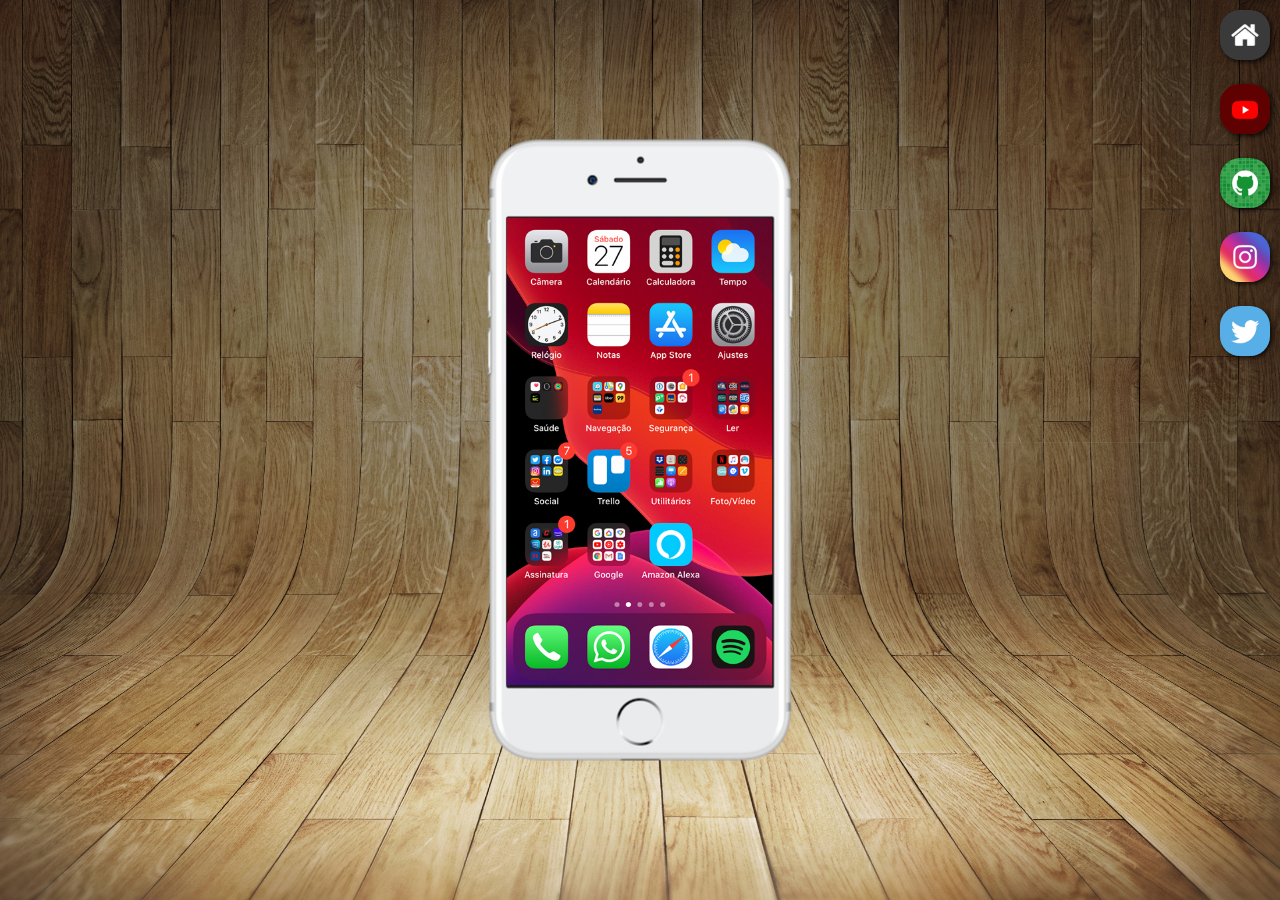
<file: index.html>
<!DOCTYPE html>
<html lang="pt-br">
<head>
    <meta charset="UTF-8">
    <meta name="viewport" content="width=device-width, initial-scale=1.0">
    <link rel="shortcut icon" href="favicon.ico" type="image/x-icon">
    <link rel="stylesheet" href="estilos/style.css">
    <title>Projeto redes sociais </title>
</head>
<body>
    <main>
        <section id="telefone">
            <iframe src="home.html" id="tela" name="tela" frameborder="0"></iframe>
        </section>
        <section id="redes-sociais">
            <a href="home.html" target="tela"><img src="imagens/logo-home.jpg" alt="home"></a><br>
            <a href="youtube.html" target="tela"><img src="imagens/logo-youtube.jpg" alt="youtube"></a><br>
            <a href="github.html" target="tela"><img src="imagens/logo-github.jpg" alt="github"></a><br>
            <a href="instagram.html" target="tela"><img src="imagens/logo-instagram.jpg" alt="instagram"></a><br>
            <a href="twitter.html" target="tela"><img src="imagens/logo-twitter.jpg" alt="twitter"></a>
        </section>
    </main>
</body>
</html>
</file>
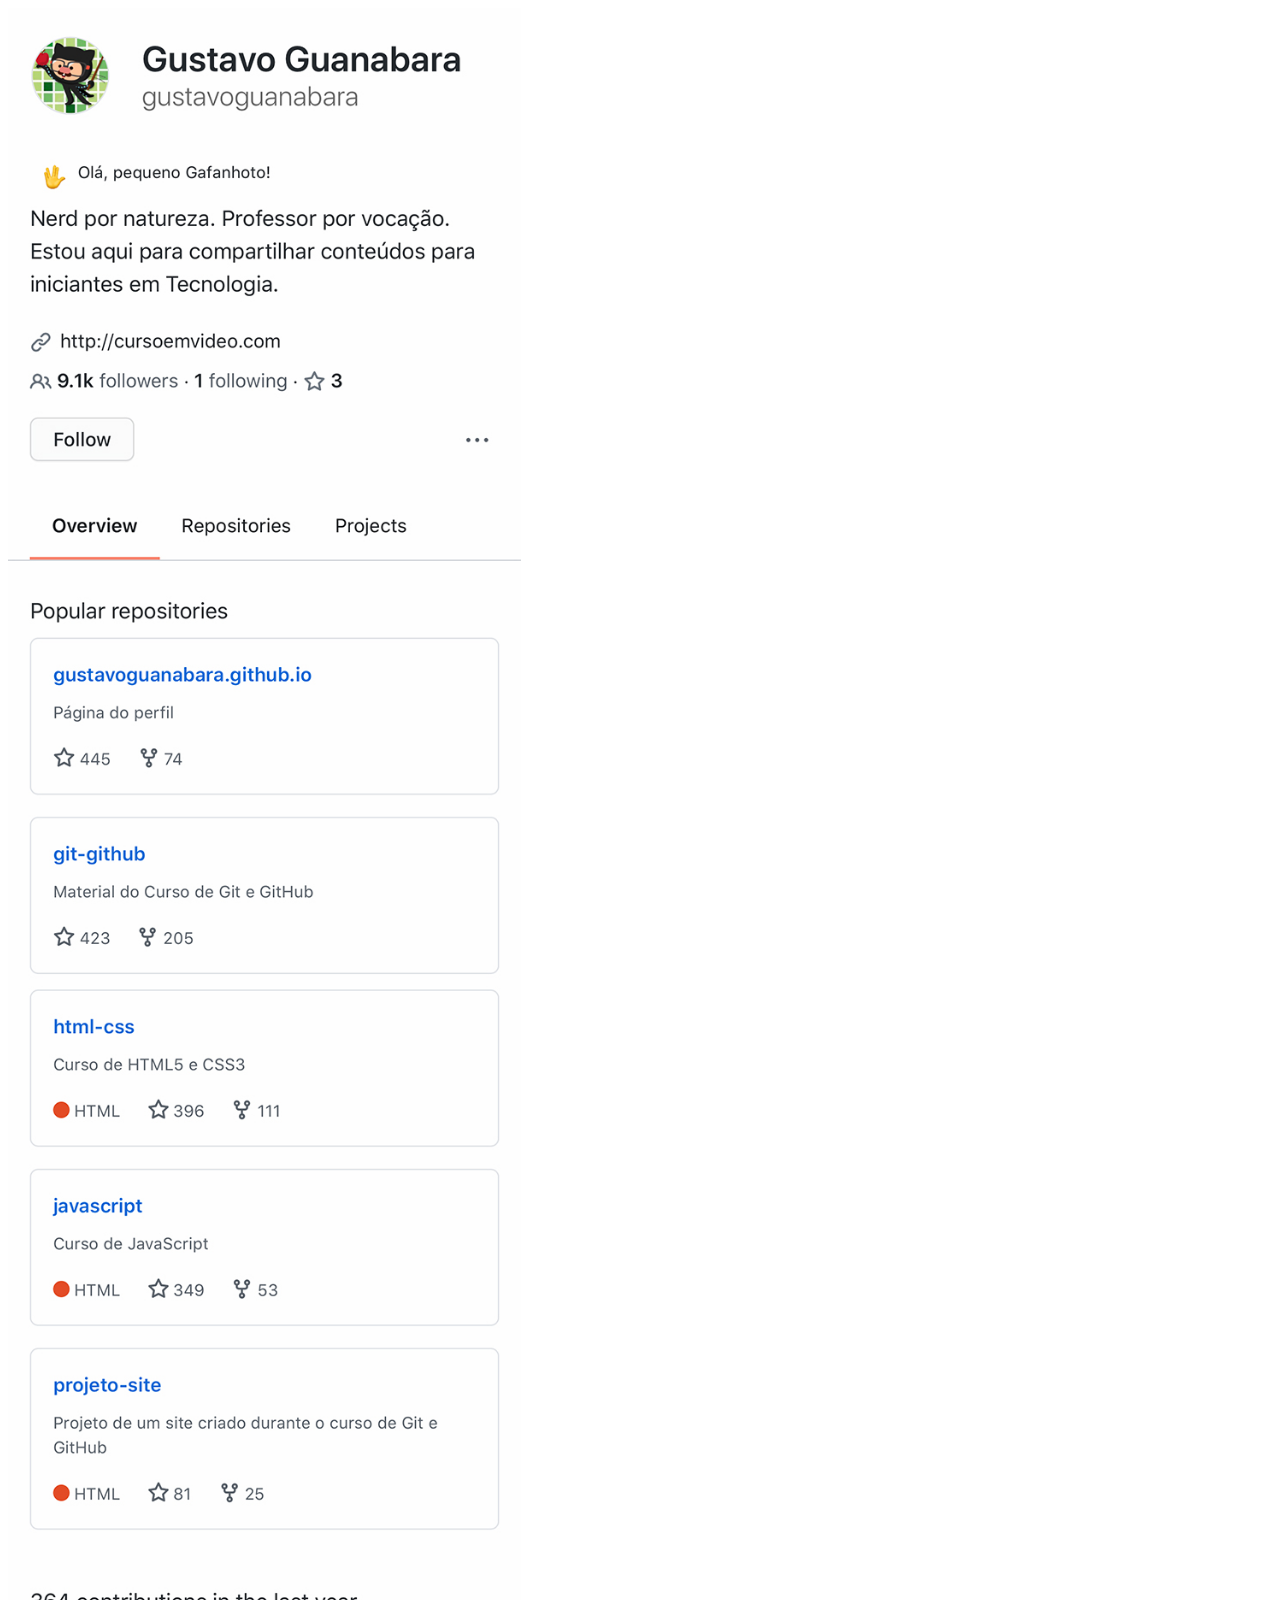
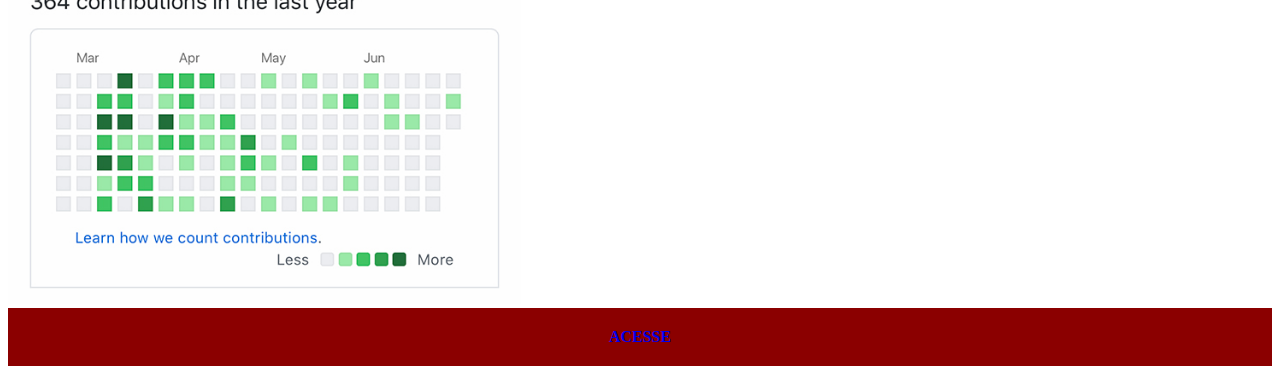
<file: github.html>
<!DOCTYPE html>
<html lang="pt-br">
<head>
    <meta charset="UTF-8">
    <meta name="viewport" content="width=device-width, initial-scale=1.0">
    <title>github</title>
    <link rel="stylesheet" href="estilos/social.css">
</head>
<body>
    <img src="imagens/tela-github.jpg" alt="github">
    <a href="https://github.com/JoaoVitorGomesDeFarias" target="_blank">ACESSE</a>
</body>
</html>
</file>
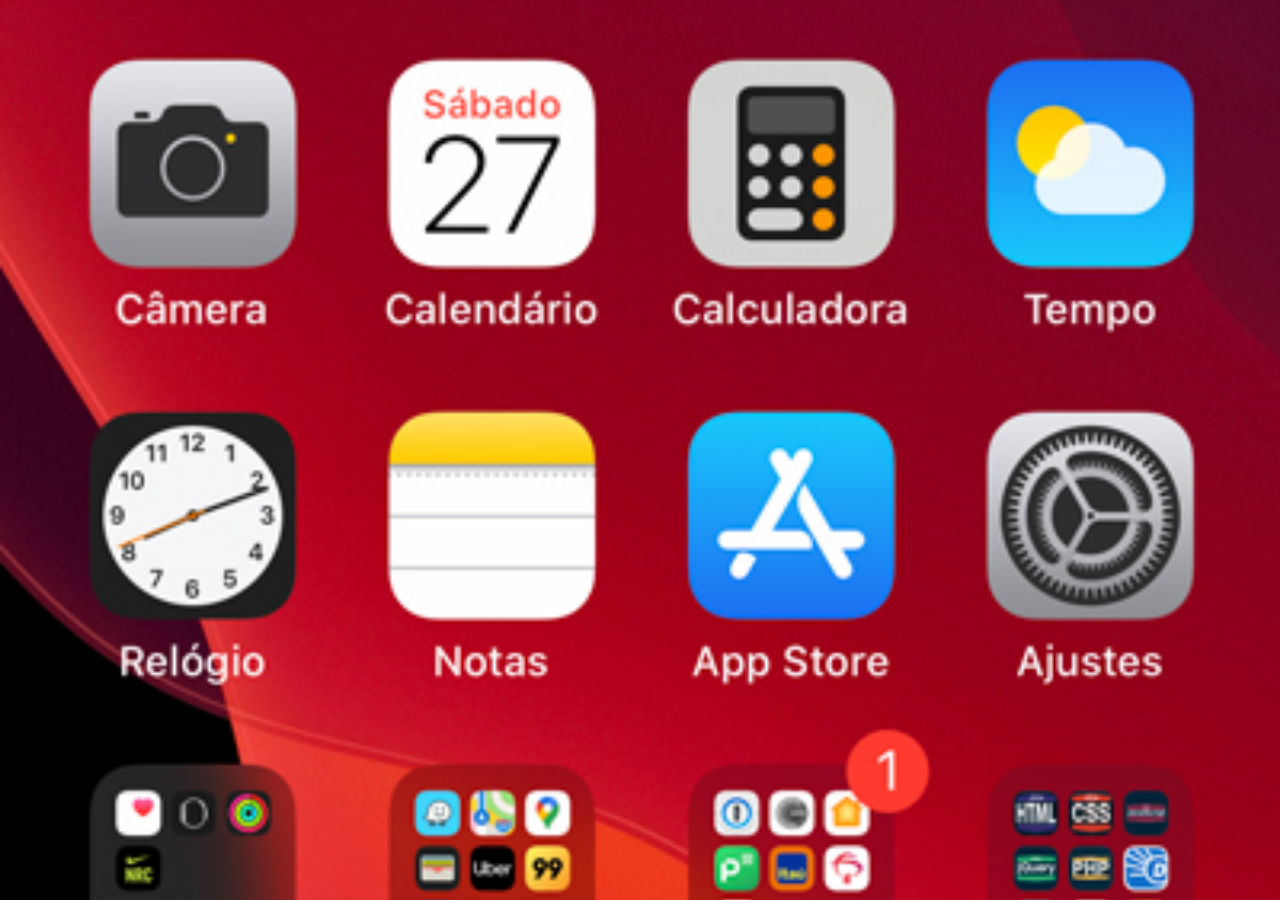
<file: home.html>
<!DOCTYPE html>
<html lang="pt-br">
<head>
    <meta charset="UTF-8">
    <meta name="viewport" content="width=device-width, initial-scale=1.0">
    <title>Home</title>
</head>
    <style>
        *{
            margin: 0px;
            padding: 0px;
        }
        
        body{
            width: 100vw;
            height: 100vh;
            background: black url(imagens/tela-home.jpg) no-repeat top center;
            background-size: cover;
        }
    </style>
<body>
    
</body>
</html>
</file>
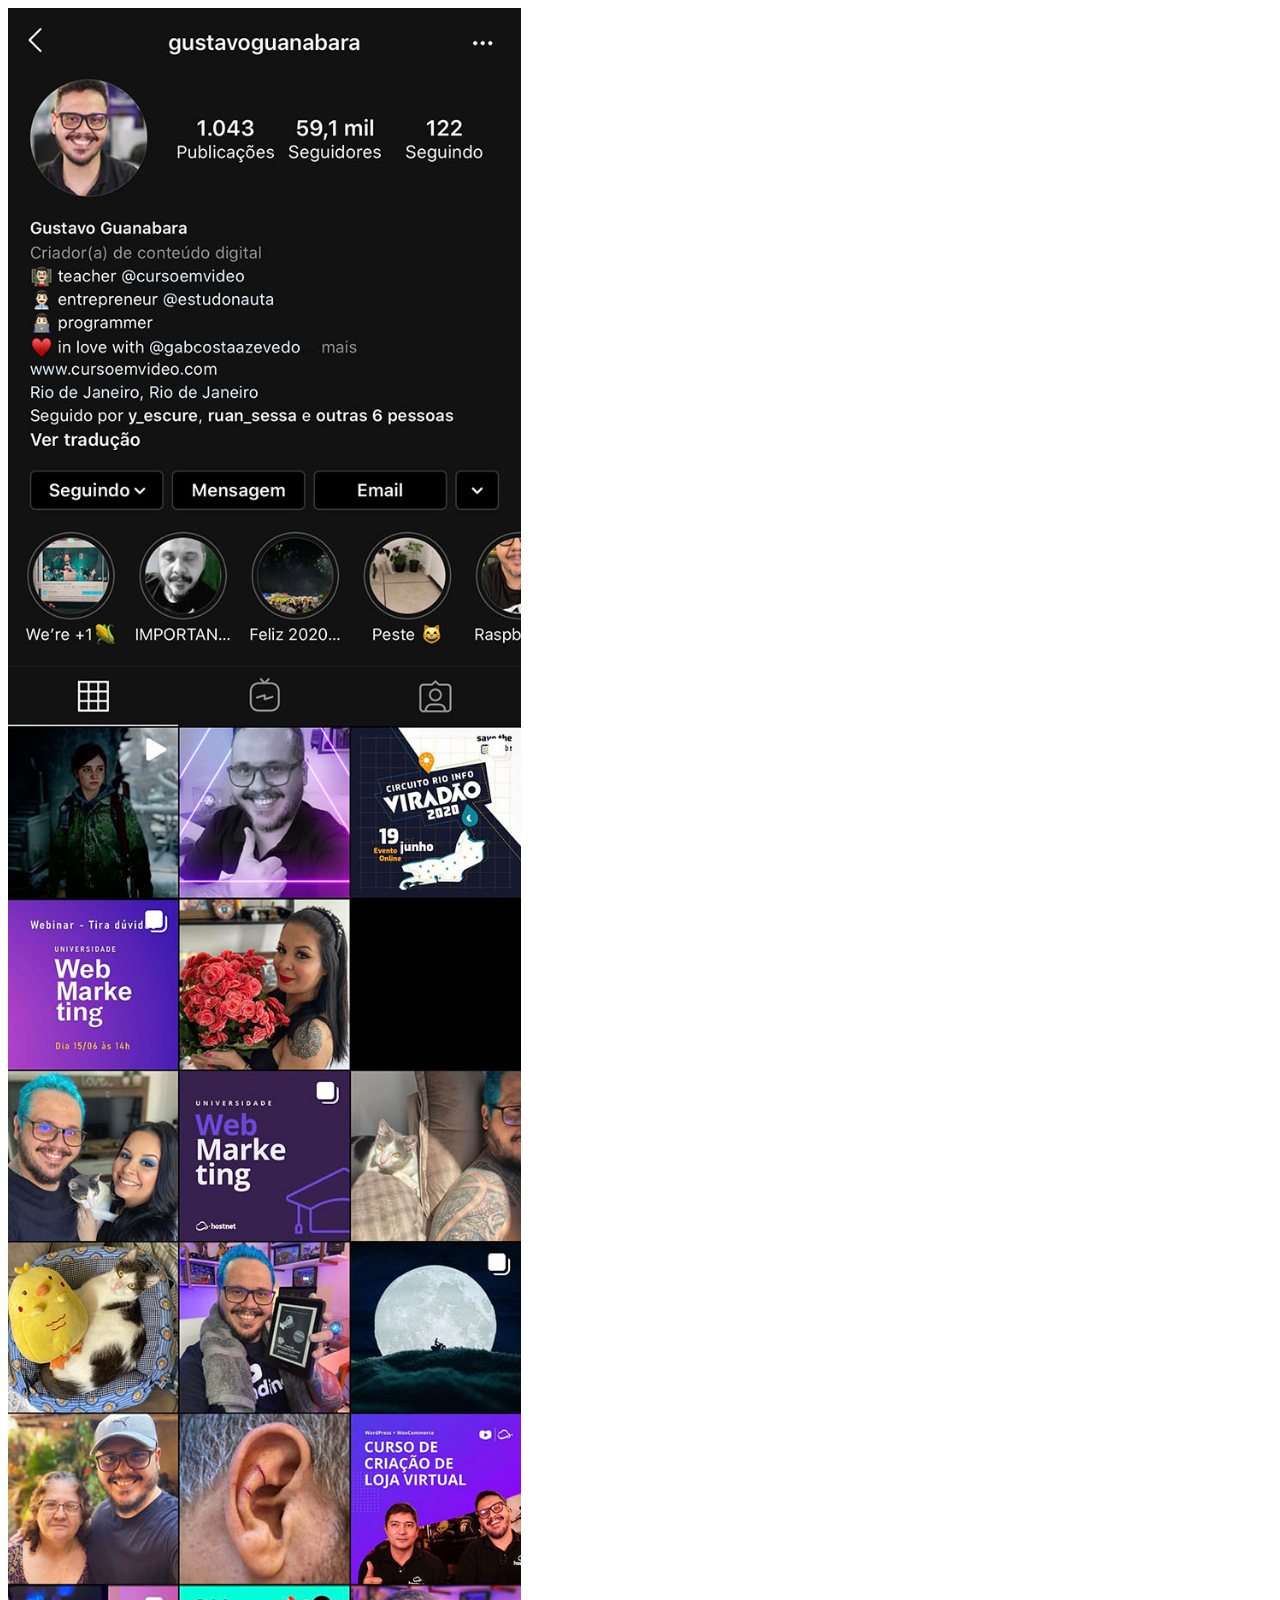
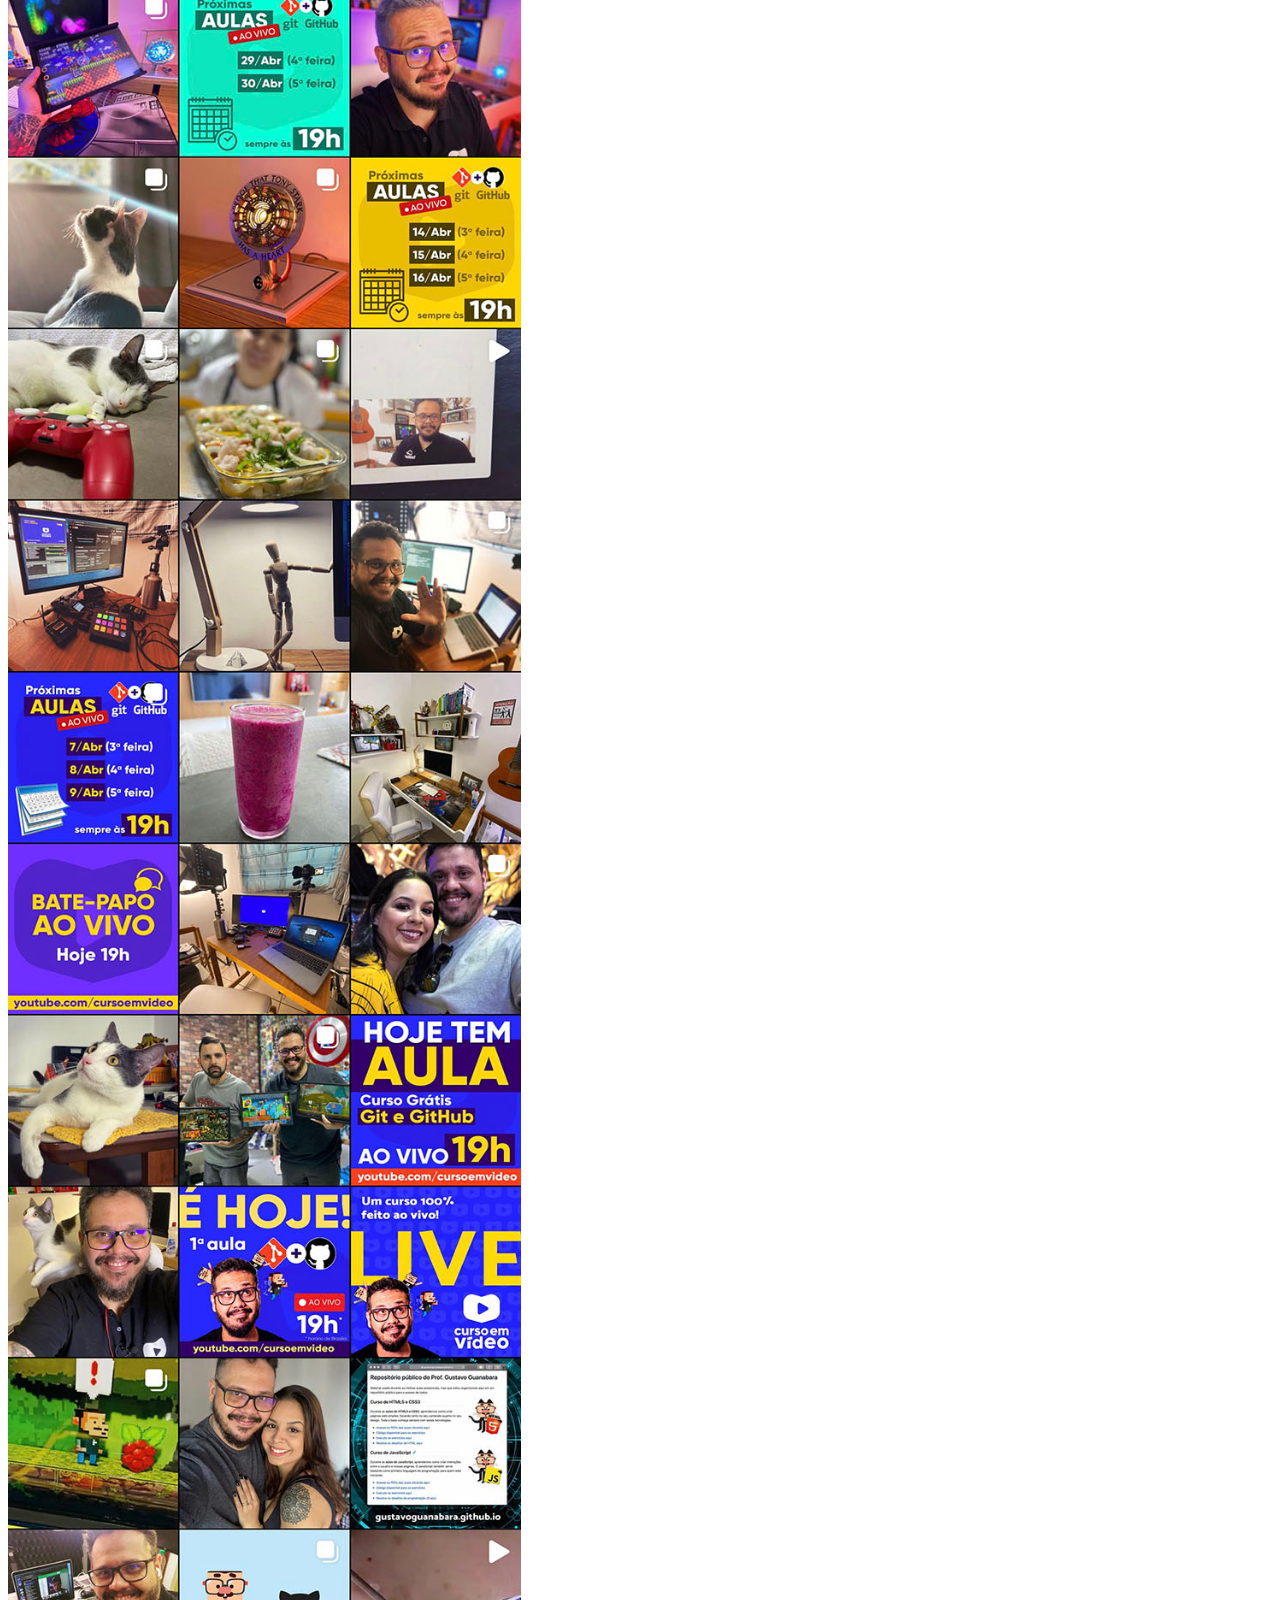
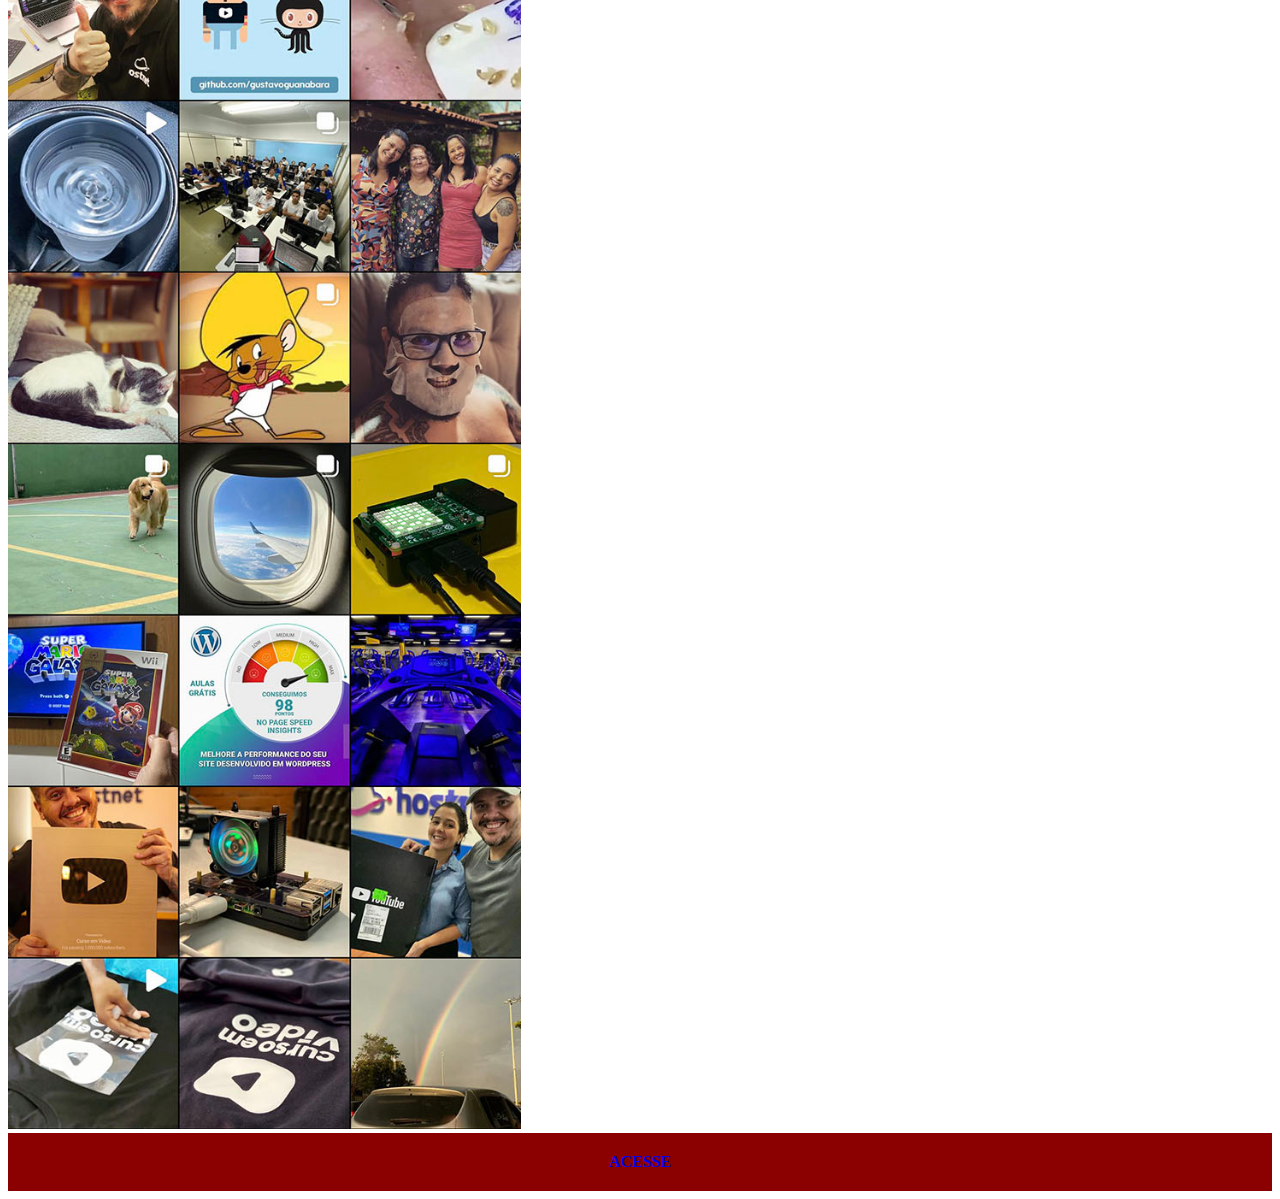
<file: instagram.html>
<!DOCTYPE html>
<html lang="pt-br">
<head>
    <meta charset="UTF-8">
    <meta name="viewport" content="width=device-width, initial-scale=1.0">
    <title>Instagram</title>
    <link rel="stylesheet" href="estilos/social.css">
</head>
<body>
    <img src="imagens/tela-instagram.jpg" alt="instagram">
    <a href="https://www.instagram.com/joaovgomesf/" target="_blank">ACESSE</a>
</body>
</html>
</file>
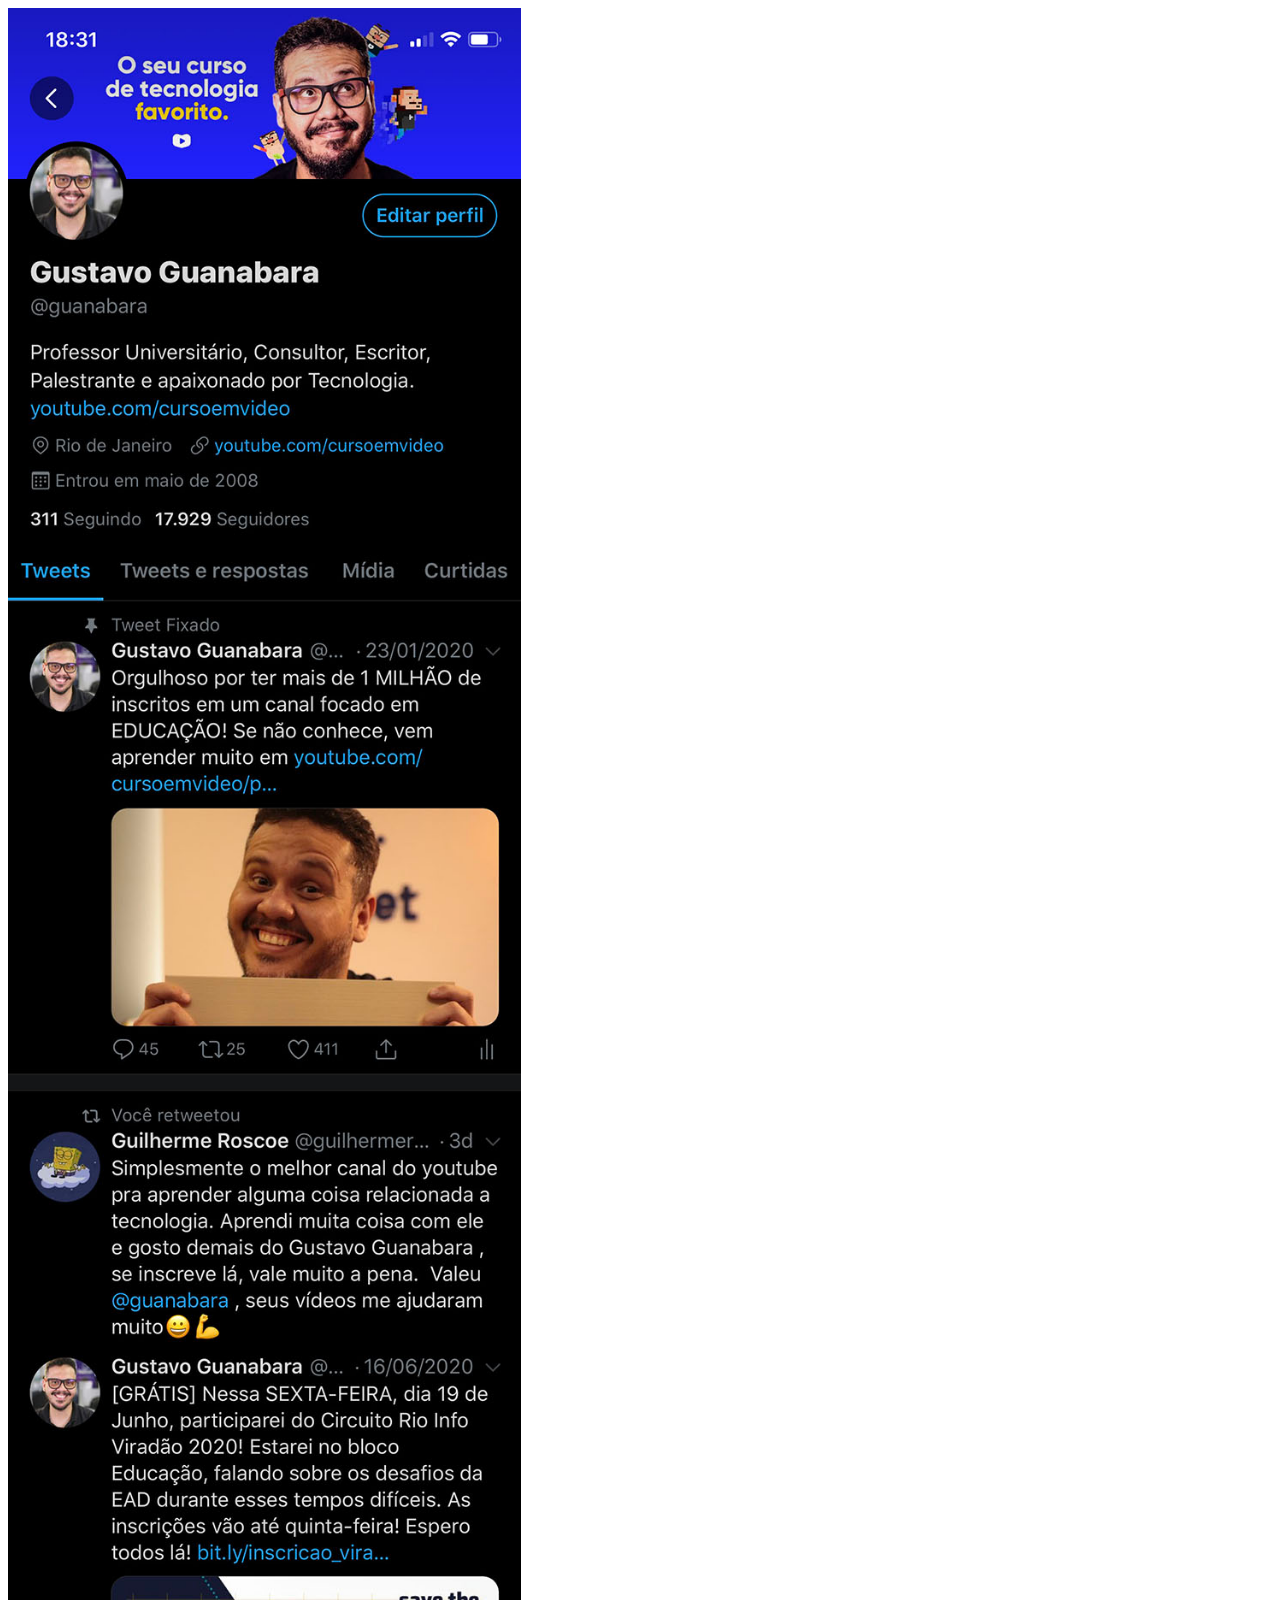
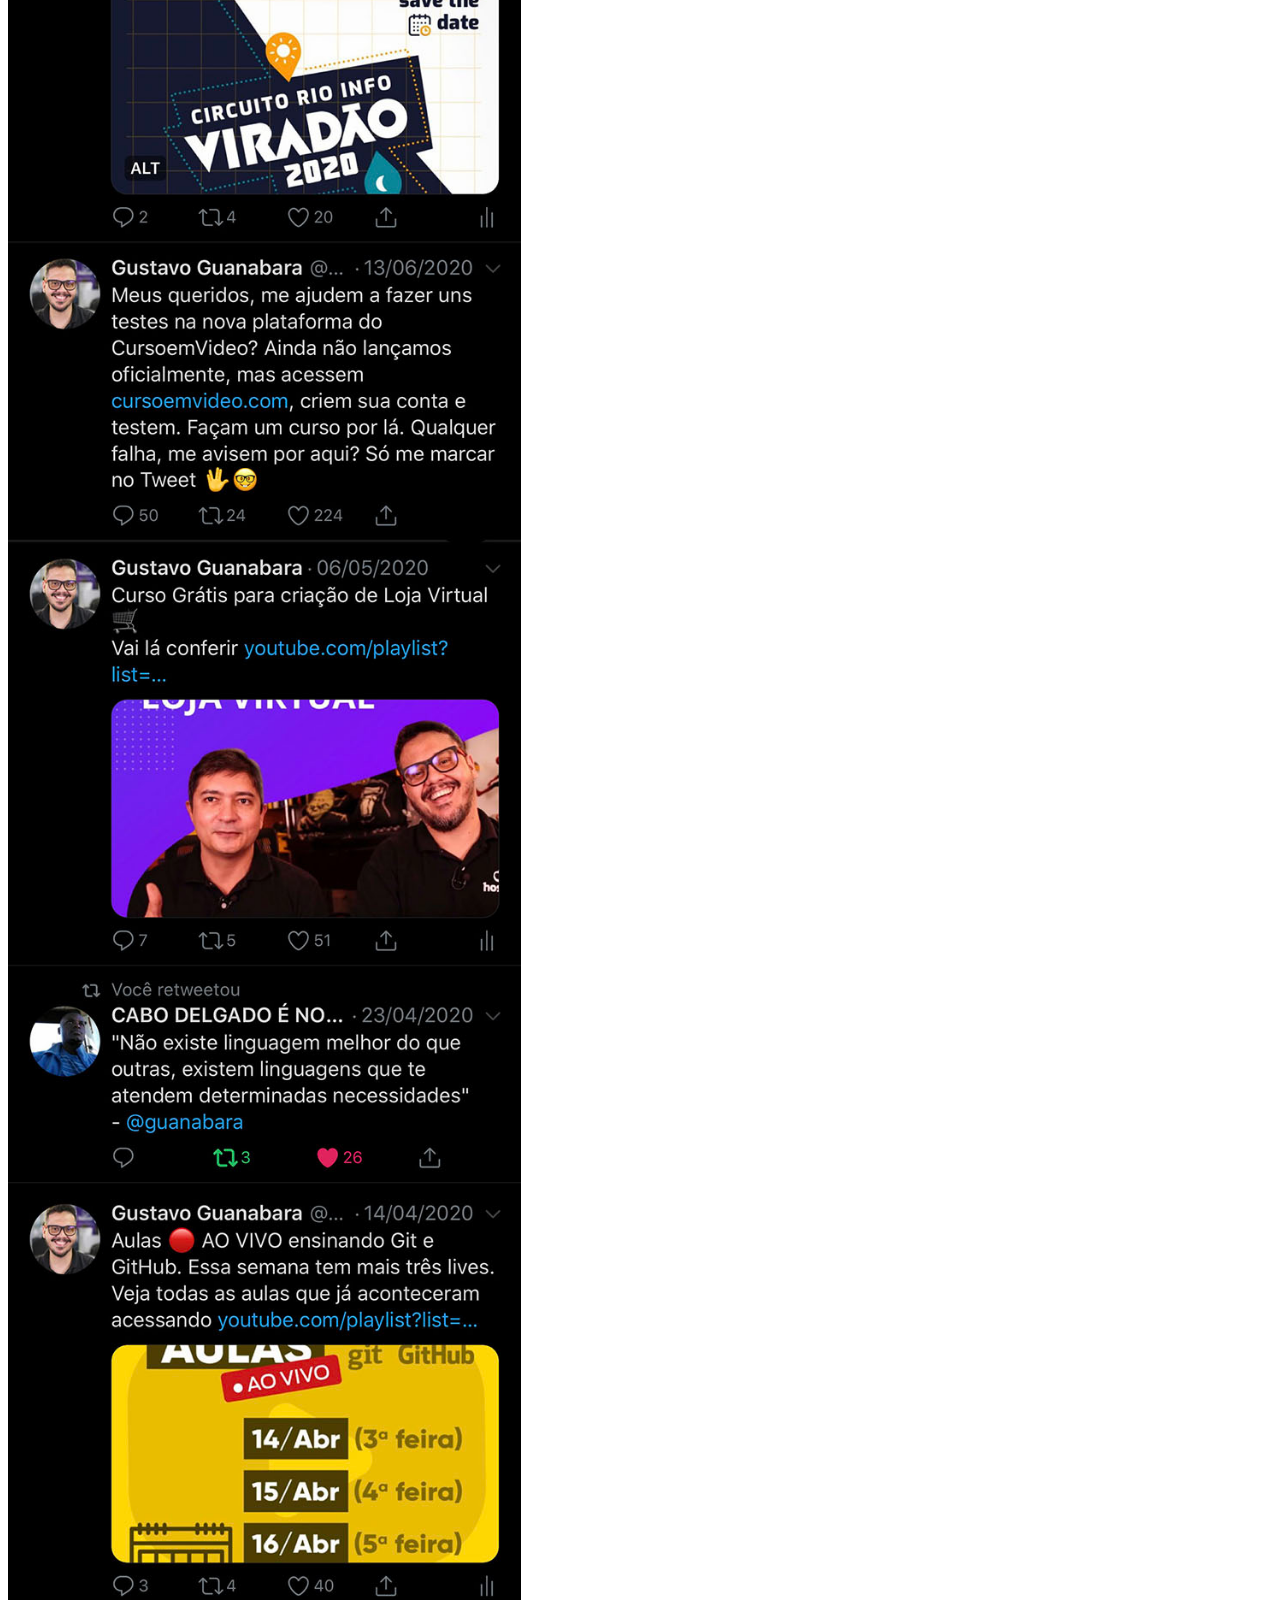
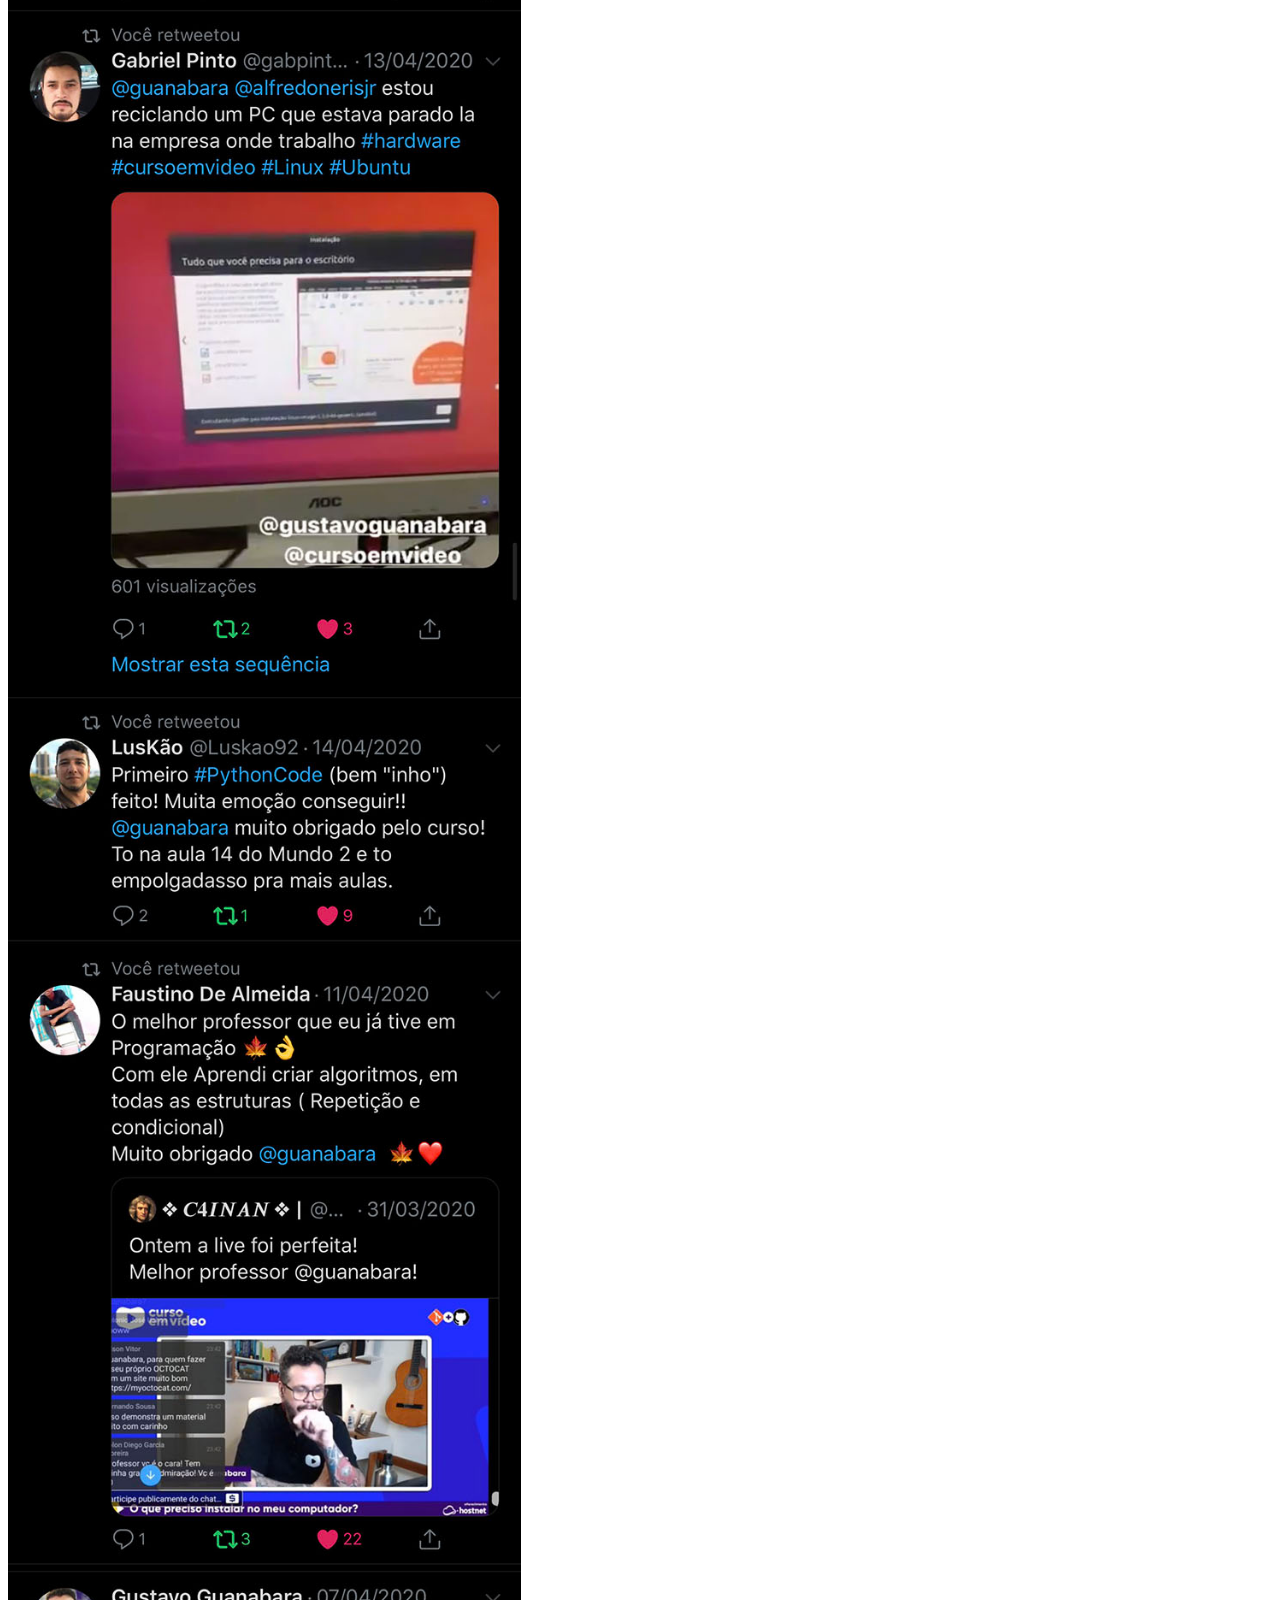
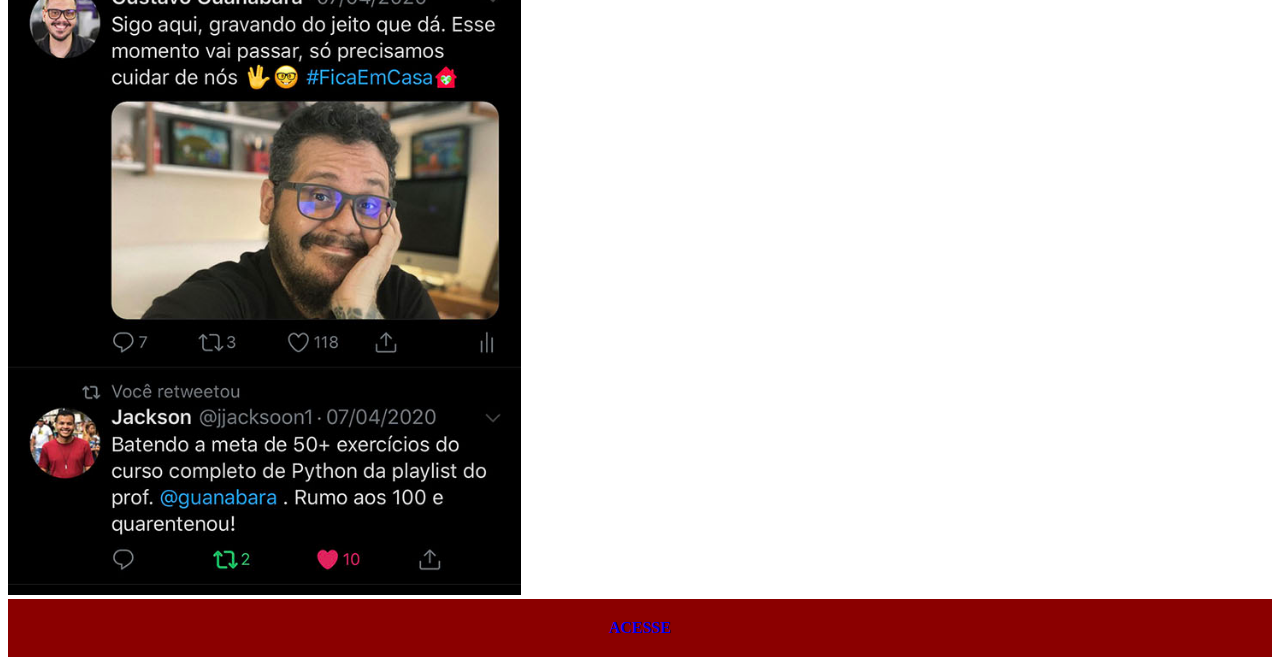
<file: twitter.html>
<!DOCTYPE html>
<html lang="pt-br">
<head>
    <meta charset="UTF-8">
    <meta name="viewport" content="width=0, initial-scale=1.0">
    <title>twitter</title>
    <link rel="stylesheet" href="estilos/social.css">
</head>
<body>
    <img src="imagens/tela-twitter.jpg" alt="twitter">
    <a href="https://twitter.com/Jojov890" target="_blank">ACESSE</a>
</body>
</html>
</file>
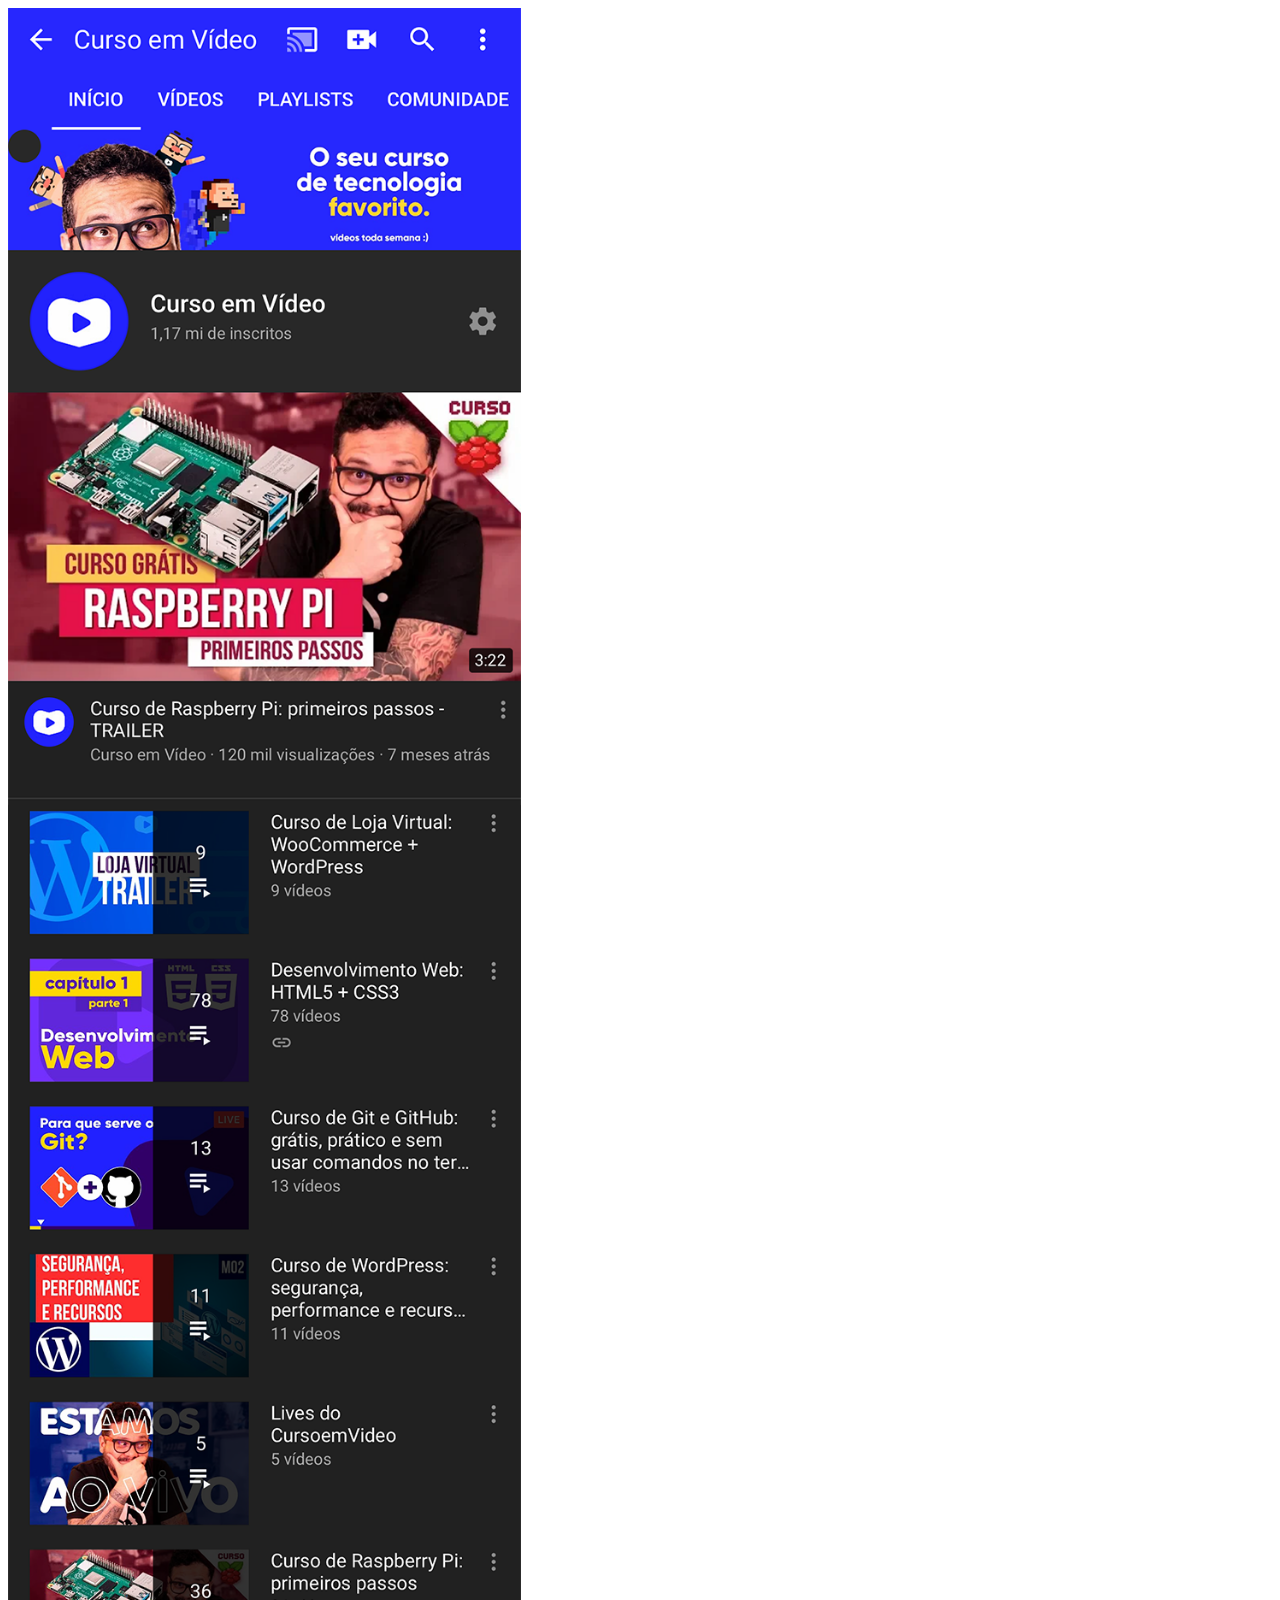
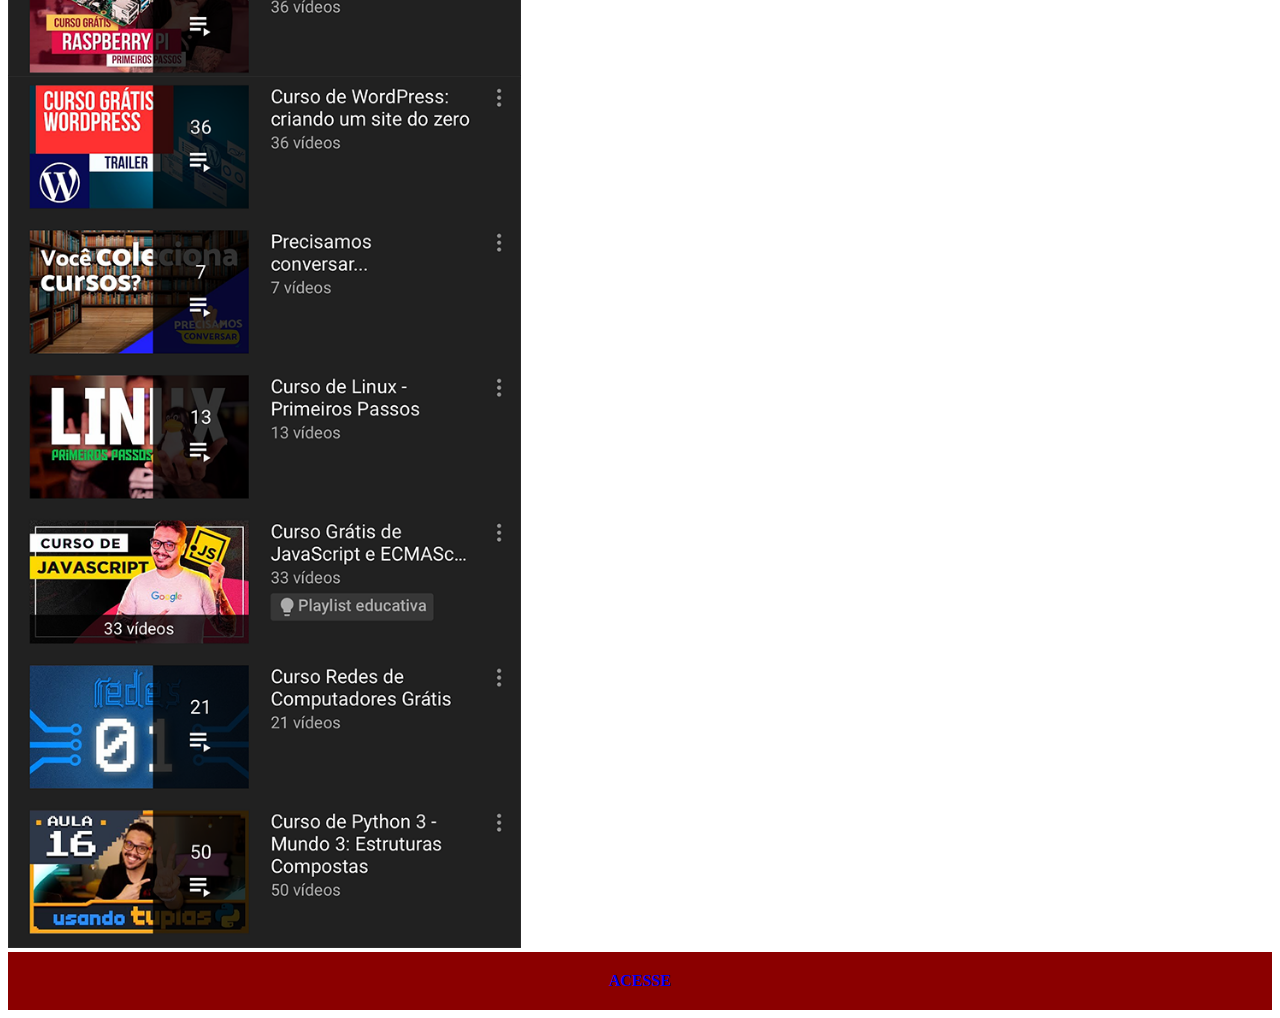
<file: youtube.html>
<!DOCTYPE html>
<html lang="pt-br">
<head>
    <meta charset="UTF-8">
    <meta name="viewport" content="width=device-width, initial-scale=1.0">
    <title>youtube</title>
    <link rel="stylesheet" href="estilos/social.css">
</head>
<body>
    <img src="imagens/tela-youtube.png" alt="youtube">
    <a href="https://www.youtube.com/channel/UCdQBJx6s2nO-9rueUfZwI0A" target="_blank">ACESSE</a>
</body>
</html>
</file>
<file: estilos/style.css>
@charset "UTF-8";

*{
    margin: 0px;
    padding: 0px;
    font-family: Arial, Helvetica, sans-serif;
}

html, body{
    height: 100vh;
    width: 100vw;
    background-color: black;
}

body{
    background: url(..//imagens/fundo-madeira.jpg) no-repeat top center;
    background-size: cover;
    background-attachment: fixed;
}

main{
    position: relative;
    height: 100vh;
}

section#telefone{
    position: absolute;
    top: 50%;
    left: 50%;
    transform: translate(-50%, -50%);

    height: 627px;
    width: 311px;
    background-color: blue;
    background: url(../imagens/frame-iphone.png) no-repeat;
}

iframe#tela{
    position: relative;
    top: 81px;
    left: 22px;
    width: 266px;
    height: 468px;
}

section#redes-sociais{
        text-align: right;
}

section#redes-sociais img{
        width: 50px;
        margin: 10px;
        border-radius: 20px;
        box-shadow: 2px 2px 5px rgba(0, 0, 0, 0.788);
        box-sizing: border-box;
    }

section#redes-sociais img:hover{
    border: 2px solid rgba(255, 255, 255, 0.492);
    transform: translate(-3px, -3px);
    box-shadow: 5px 5px 10px black;
    transition: transform .3s, border 1s;
}
</file>
<file: estilos/social.css>
@charset "UTF-8"

*{
    margin: 0px;
    padding: 0px;
    font-family: Arial, Helvetica, sans-serif;
}

::-webkit-scrollbar{
    width: 0px;
    height: 0px;
}

img{
    width: 57vh;
}

a{
    display: block;
    background-color: darkred;
    padding: 20px;
    text-align: center;
    font-weight: bolder;
    text-decoration: none;
}

a:hover{
    background-color: red;
}
</file>
